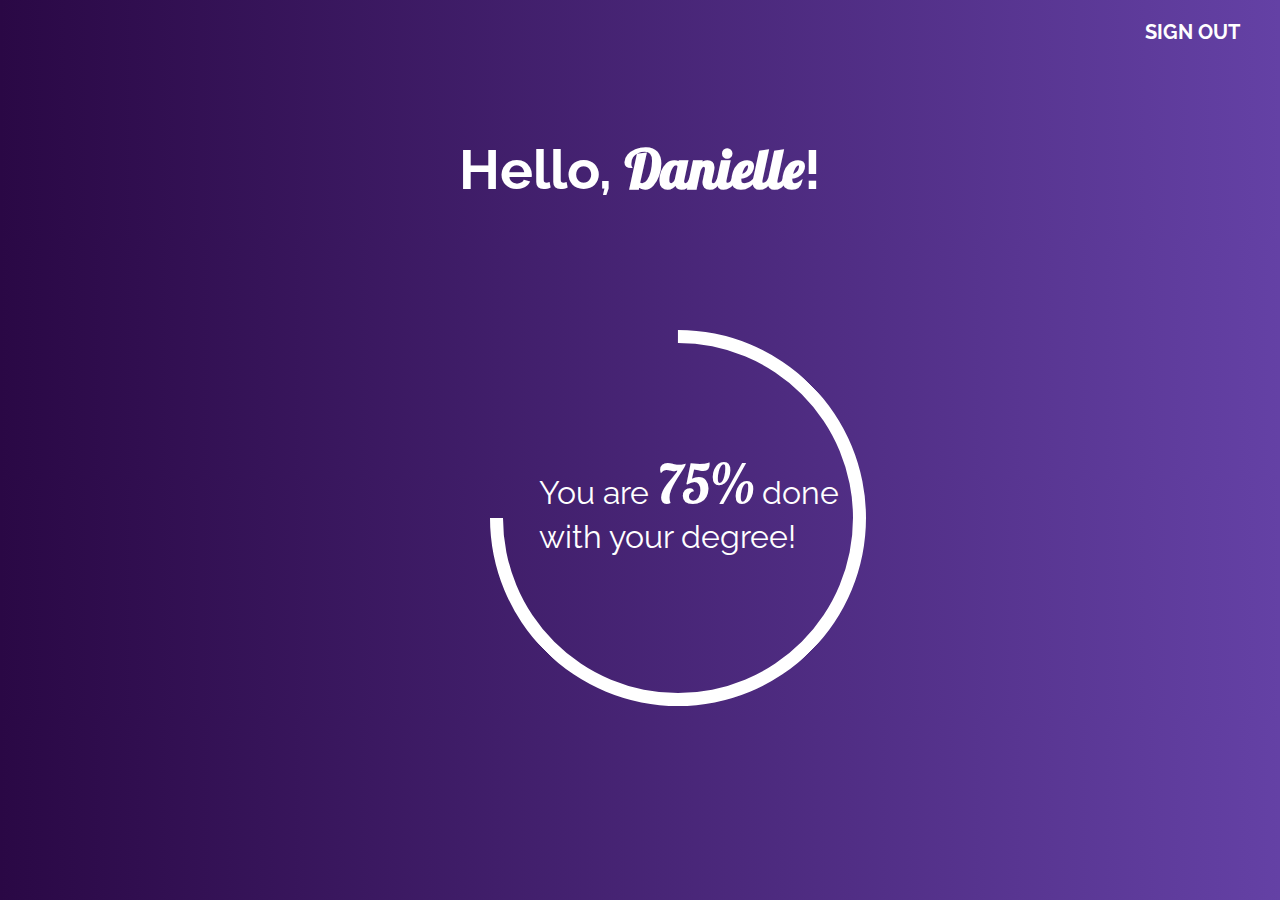
<file: index.html>
<!DOCTYPE html>
<html>
<head>
	<title>Prototype-Page2</title>
	<link rel="stylesheet" href="welcome.css">
	<link href="https://fonts.googleapis.com/css?family=Raleway" rel="stylesheet">
	<link href="https://fonts.googleapis.com/css?family=Lobster" rel="stylesheet">
</head>

<body>
	<h3 align="right">SIGN OUT</h3>
	<h1 align="center">Hello, <a href="">Danielle</a>!</h1>
	<div class="circle">
	  <span>You are <a href="">75%</a> done with your degree!</span>
	</div>
<!-- <button>Click for more info!</button>
 -->
 </body>
</html>
</file>
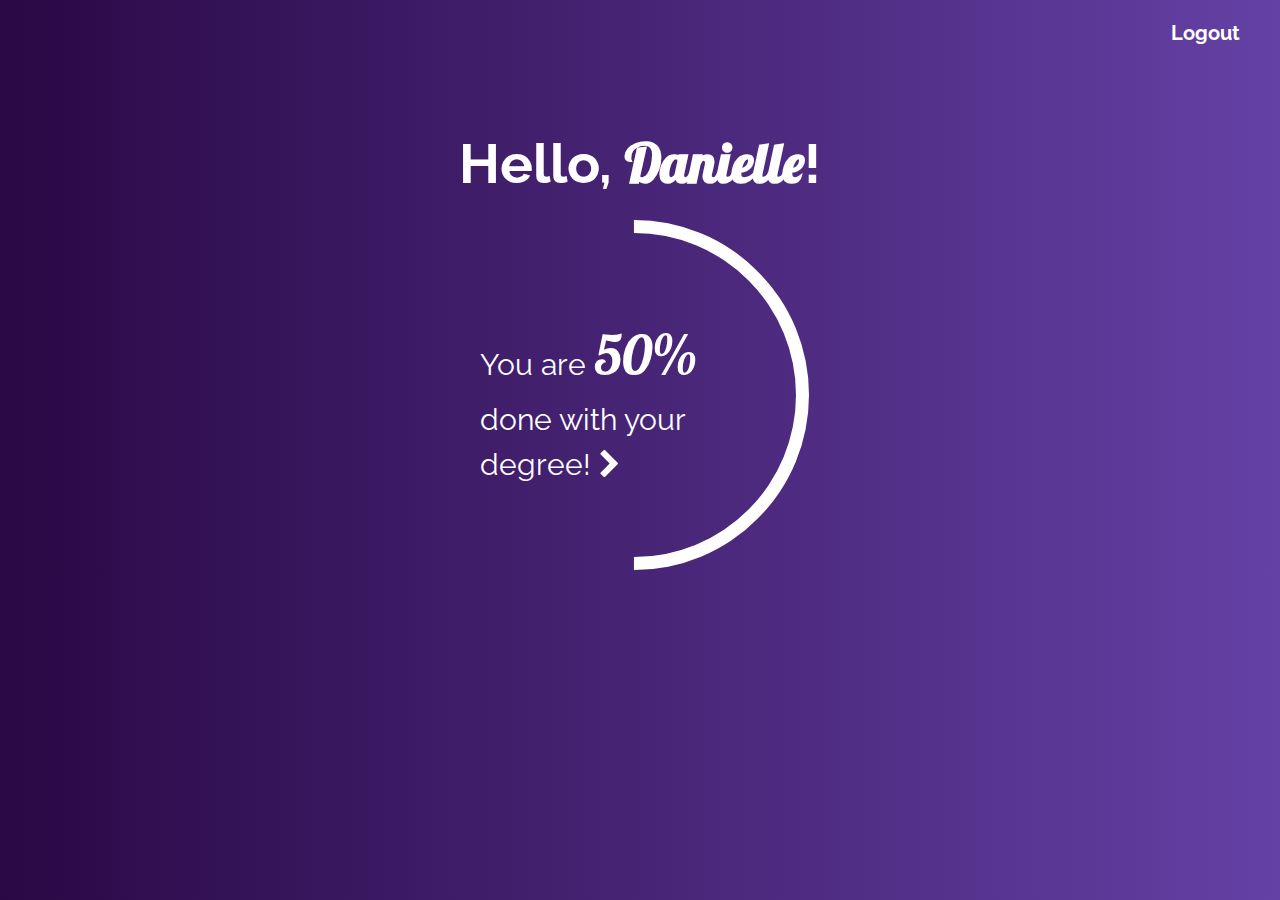
<file: docs/index.html>
<!DOCTYPE html>
<html>
<head>
    <meta charset="utf-8">
    <meta http-equiv="X-UA-Compatible" content="IE=edge">
    <meta name="viewport" content="width=device-width, initial-scale=1">
    <!-- The above 3 meta tags *must* come first in the head; any other head content must come *after* these tags -->
    <meta name="description" content="">
    <meta name="author" content="">
    <title>Prototype Page 1</title>
    <script src="https://ajax.googleapis.com/ajax/libs/jquery/1.12.4/jquery.min.js"></script>
    <script src="js/materialize.js"></script>
    <script src="js/main.js"></script>
    <link rel="stylesheet" href="css/font-awesome.min.css">
    <link href="css/materialize.css" rel="stylesheet">
    <!-- Custom styles for this template -->
    <link href="css/styles.css" rel="stylesheet">

</head>

<body>
    <h3 class="initial" align="right">Logout</h3>
    <h1 align="center" class="initial">Hello, <a class="link lobster-link" href="dashboard.html">Danielle</a>!</h1>
    <div class="circle">
      <span id="circle-text"><a class="link" href="dashboard.html">You are <span class="lobster-link">50%</span> done with your degree!
      <i class="fa fa-chevron-right" aria-hidden="true"></i></a></span>

    </div>
 </body>
</html>
</file>
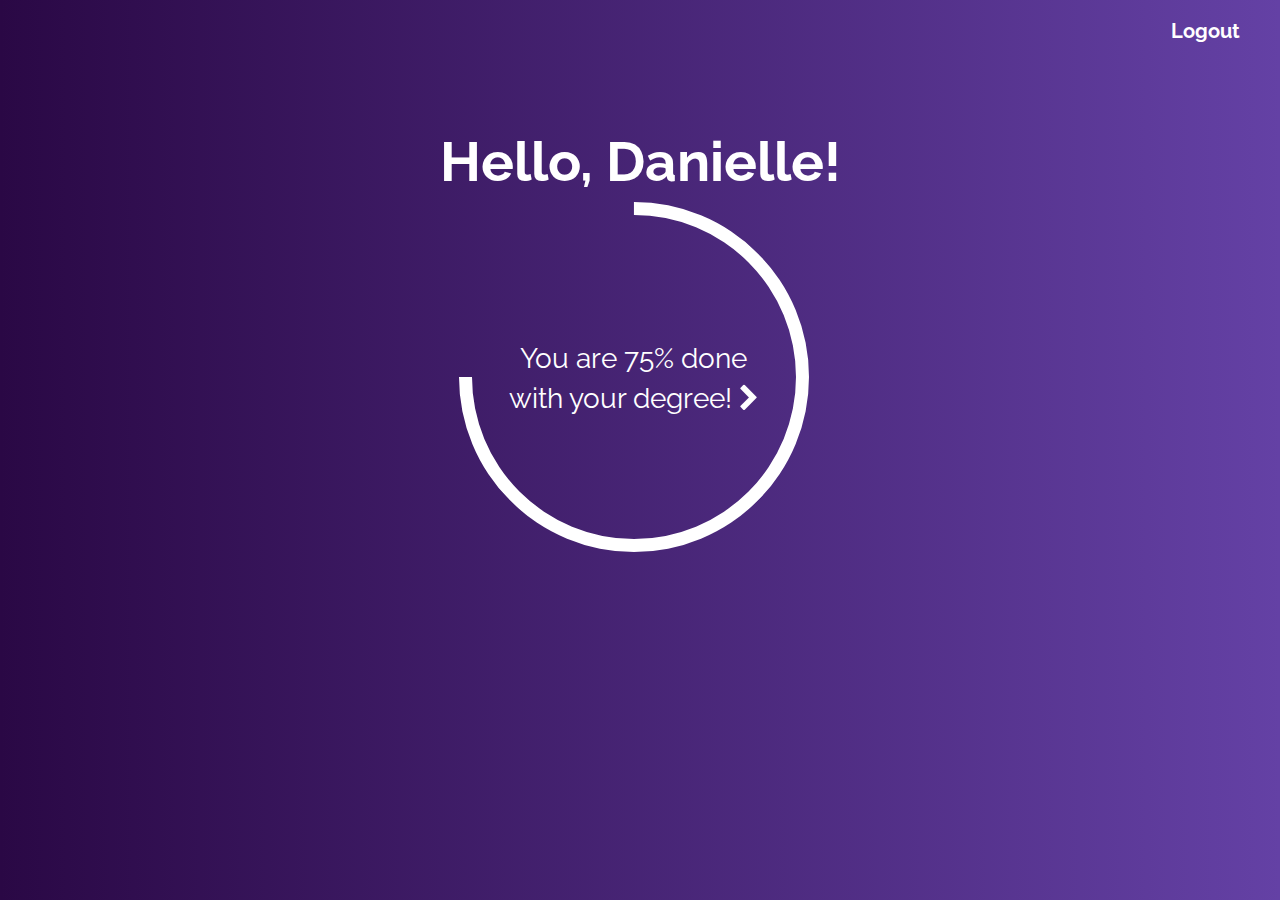
<file: old site/index.html>
<!DOCTYPE html>
<html>
<head>
    <meta charset="utf-8">
    <meta http-equiv="X-UA-Compatible" content="IE=edge">
    <meta name="viewport" content="width=device-width, initial-scale=1">
    <!-- The above 3 meta tags *must* come first in the head; any other head content must come *after* these tags -->
    <meta name="description" content="">
    <meta name="author" content="">
    <!-- <link rel="icon" href="../../favicon.ico"> -->
    <title>Prototype Page 1</title>
    <!-- Bootstrap core CSS -->
    <!-- <script src="../../../dist/Chart.bundle.js"></script> -->
    <script src="https://ajax.googleapis.com/ajax/libs/jquery/1.12.4/jquery.min.js"></script>
    <script src="js/bootstrap.js"></script>
    <script src="js/main.js"></script>
    <link rel="stylesheet" href="css/font-awesome.min.css">
    <link href="css/bootstrap.css" rel="stylesheet">
    <!-- Custom styles for this template -->
    <link href="css/styles.css" rel="stylesheet">
    <!-- Just for debugging purposes. Don't actually copy these 2 lines! -->
    <!--[if lt IE 9]><script src="../../assets/js/ie8-responsive-file-warning.js"></script><![endif]-->
    <!-- HTML5 shim and Respond.js for IE8 support of HTML5 elements and media queries -->
    <!--[if lt IE 9]>
	  <script src="https://oss.maxcdn.com/html5shiv/3.7.3/html5shiv.min.js"></script>
	  <script src="https://oss.maxcdn.com/respond/1.4.2/respond.min.js"></script>
	<![endif]-->
	<link href="https://fonts.googleapis.com/css?family=Raleway" rel="stylesheet">
	<link href="https://fonts.googleapis.com/css?family=Lobster" rel="stylesheet">

</head>

<body>
	<h3 class="initial" align="right">Logout</h3>
	<h1 align="center" class="initial">Hello, <a class="link" href="detailed_index.html">Danielle</a>!</h1>
	<div class="circle">
	  <span class="text-center"><a class="link" href="detailed_index.html">You are 75% done with your degree!
	  <i class="fa fa-chevron-right" aria-hidden="true"></i></a></span>

	</div>
 </body>
</html>
</file>
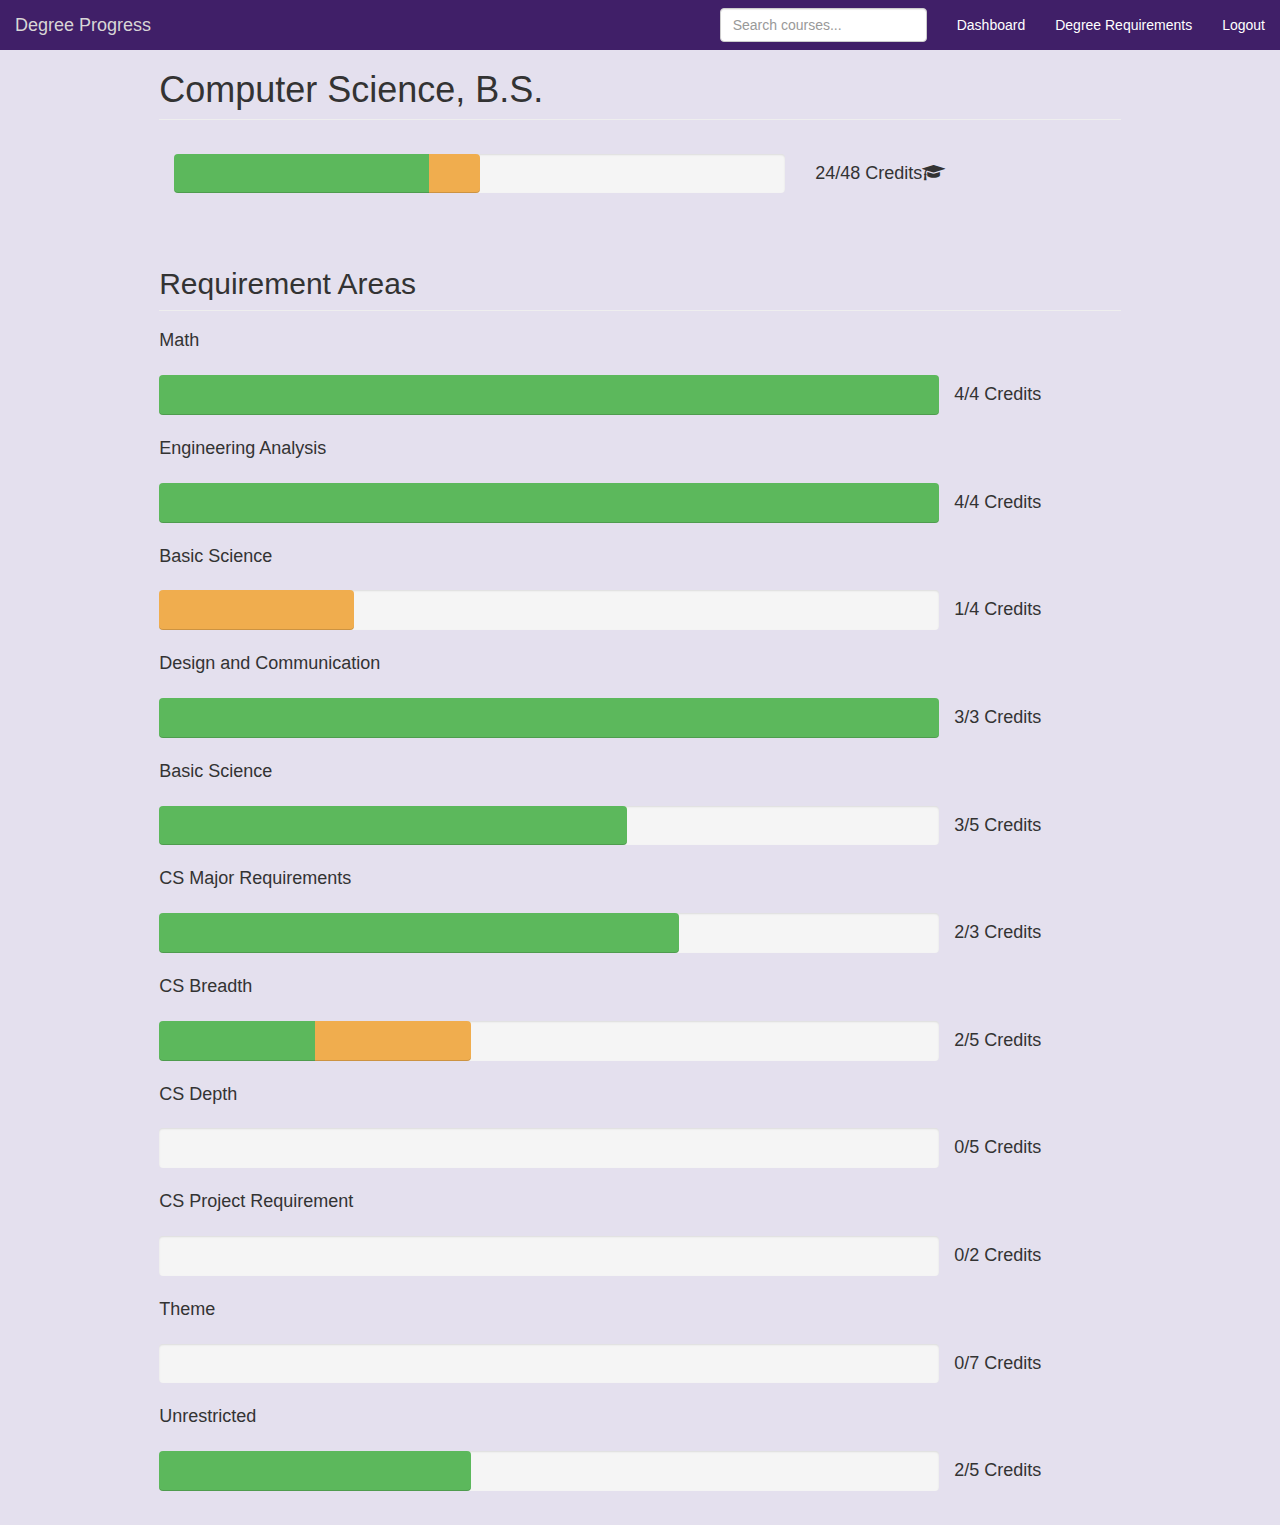
<file: detailed_index.html>
<!DOCTYPE html>
<html lang="en">

<head>
    <meta charset="utf-8">
    <meta http-equiv="X-UA-Compatible" content="IE=edge">
    <meta name="viewport" content="width=device-width, initial-scale=1">
    <!-- The above 3 meta tags *must* come first in the head; any other head content must come *after* these tags -->
    <meta name="description" content="">
    <meta name="author" content="">
    <!-- <link rel="icon" href="../../favicon.ico"> -->
    <title>Dashboard Template for Bootstrap</title>
    <!-- Bootstrap core CSS -->
    <!-- <script src="../../../dist/Chart.bundle.js"></script> -->
    <script src="https://ajax.googleapis.com/ajax/libs/jquery/1.12.4/jquery.min.js"></script>
    <script src="js/bootstrap.js"></script>
    <script src="js/main.js"></script>
    <link rel="stylesheet" href="css/font-awesome.min.css">
    <link href="css/bootstrap.css" rel="stylesheet">
    <!-- Custom styles for this template -->
    <link href="css/dashboard.css" rel="stylesheet">
    <!-- Just for debugging purposes. Don't actually copy these 2 lines! -->
    <!--[if lt IE 9]><script src="../../assets/js/ie8-responsive-file-warning.js"></script><![endif]-->
    <!-- HTML5 shim and Respond.js for IE8 support of HTML5 elements and media queries -->
    <!--[if lt IE 9]>
	  <script src="https://oss.maxcdn.com/html5shiv/3.7.3/html5shiv.min.js"></script>
	  <script src="https://oss.maxcdn.com/respond/1.4.2/respond.min.js"></script>
	<![endif]-->
</head>

<body style="background-color: #E4E0EE">
    <nav class="navbar navbar-inverse navbar-fixed-top">
        <div class="container-fluid">
            <div class="navbar-header">
                <button type="button" class="navbar-toggle collapsed" data-toggle="collapse" data-target="#navbar" aria-expanded="false" aria-controls="navbar">
                    <span class="sr-only">Toggle navigation</span>
                    <span class="icon-bar"></span>
                    <span class="icon-bar"></span>
                    <span class="icon-bar"></span>
                </button>
                <a class="navbar-brand" href="#">Degree Progress</a>
            </div>
            <div id="navbar" class="navbar-collapse collapse">
                <ul class="nav navbar-nav navbar-right">
                    <li><a href="#">Dashboard</a></li>
                    <li><a href="#">Degree Requirements</a></li>
                    <li><a href="#">Logout</a></li>
                </ul>
                <form class="navbar-form navbar-right">
                    <input type="text" class="form-control" placeholder="Search courses...">
                </form>
            </div>
        </div>
    </nav>
    <div class="container-fluid">
        <div class="row">
            <!-- <div class="col-sm-3 col-md-2 sidebar">
				<ul class="nav nav-sidebar">
					<li class="active"><a href="#">Overview <span class="sr-only">(current)</span></a></li>
					<li><a href="#">Reports</a></li>
					<li><a href="#">Analytics</a></li>
					<li><a href="#">Export</a></li>
				</ul>
			</div> -->
            <div class="col-sm-10 col-sm-offset-1 col-md-10 col-md-offset-1 main">
                <h1 class="page-header">Computer Science, B.S.</h1>
                <div class="row row-eq-height">
                    <div class="col-sm-8">
                        <div class="progress">
                            <div class="progress-bar progress-bar-success " style="width: 41.67%" data-toggle="tooltip" data-placement="bottom" title="20 Credits Completed">
                                <span class="sr-only">20 Credits Complete</span>
                            </div>
                            <div class="progress-bar progress-bar-warning" style="width: 8.33%" data-toggle="tooltip" data-placement="bottom" title="4 Credits in Progress">
                                <span class="sr-only">4 Credits in Progress</span>
                            </div>
                        </div>
                    </div>
                    <div class="col-sm-4">
                        <h4>24/48 Credits<i class="fa fa-graduation-cap"></i></h4>
                    </div>
                </div>
            </div>
        </div>
    </div>
    <div class="container-fluid">
        <div class="row">
            <div class="col-sm-10 col-sm-offset-1 col-md-10 col-md-offset-1 main">
                <h2 class="sub-header">Requirement Areas</h2>
                <div class="row row-eq-height no-padding">
                    <div class="col-sm-10 no-padding">
                        <h4>Math</h4>
                        <div class="container no-padding">
                            <div class="row row-eq-height">
                                <div class="col-sm-8 no-padding vcenter">
                                    <div class="progress">
                                        <div class="progress-bar progress-bar-success " style="width: 100%" data-toggle="tooltip" data-placement="bottom" title="Math 220, Math 224, Math 230, EECS 212">
                                            <span class="sr-only">4 Credits Complete</span>
                                        </div>
                                        
                                    </div>
                                </div>
                                <div class="col-sm-4 vcenter">
                                    <h4>4/4 Credits</h4></div>
                            </div>
                        </div>
                    </div>
                </div>

                <div class="row row-eq-height no-padding">
                    <div class="col-sm-10 no-padding">
                        <h4>Engineering Analysis</h4>
                        <div class="container no-padding">
                            <div class="row row-eq-height">
                                <div class="col-sm-8 no-padding vcenter">
                                    <div class="progress">
                                        <div class="progress-bar progress-bar-success " style="width: 100%" data-toggle="tooltip" data-placement="bottom" title="EA 1, EA 2, EA 3, EECS 111">
                                            <span class="sr-only">4 Credits Complete</span>
                                        </div>
                                        
                                    </div>
                                </div>
                                <div class="col-sm-4 vcenter">
                                    <h4>4/4 Credits</h4></div>
                            </div>
                        </div>
                    </div>
                </div>
                <div class="row row-eq-height no-padding">
                    <div class="col-sm-10 no-padding">
                        <h4>Basic Science</h4>
                        <div class="container no-padding">
                            <div class="row row-eq-height">
                                <div class="col-sm-8 no-padding vcenter">
                                    <div class="progress">
                                        <div class="progress-bar progress-bar-warning " style="width: 25%" data-toggle="tooltip" data-placement="bottom" title="Physics 135-2">
                                            <span class="sr-only">1 Credits Complete</span>
                                        </div>
                                    </div>
                                </div>
                                <div class="col-sm-4 vcenter">
                                    <h4>1/4 Credits</h4></div>
                            </div>
                        </div>
                    </div>
                </div>
                <div class="row row-eq-height no-padding">
                    <div class="col-sm-10 no-padding">
                        <h4>Design and Communication</h4>
                        <div class="container no-padding">
                            <div class="row row-eq-height">
                                <div class="col-sm-8 no-padding vcenter">
                                    <div class="progress">
                                        <div class="progress-bar progress-bar-success " style="width: 100%" data-toggle="tooltip" data-placement="bottom" title="DTC 1, DTC 2, GEN_CMN 102">
                                            <span class="sr-only">3 Credits Complete</span>
                                        </div>
                                        
                                    </div>
                                </div>
                                <div class="col-sm-4 vcenter">
                                    <h4>3/3 Credits</h4></div>
                            </div>
                        </div>
                    </div>
                </div>
				<div class="row row-eq-height no-padding">
                    <div class="col-sm-10 no-padding">
                        <h4>Basic Science</h4>
                        <div class="container no-padding">
                            <div class="row row-eq-height">
                                <div class="col-sm-8 no-padding vcenter">
                                    <div class="progress">
                                        <div class="progress-bar progress-bar-success " style="width: 60%" data-toggle="tooltip" data-placement="bottom" title="EECS 211, IEMS 326, EECS 203">
                                            <span class="sr-only">3 Credits Complete</span>
                                        </div>
                                    </div>
                                </div>
                                <div class="col-sm-4 vcenter">
                                    <h4>3/5 Credits</h4></div>
                            </div>
                        </div>
                    </div>
                </div>
                <div class="row row-eq-height no-padding">
                    <div class="col-sm-10 no-padding">
                        <h4>CS Major Requirements</h4>
                        <div class="container no-padding">
                            <div class="row row-eq-height">
                                <div class="col-sm-8 no-padding vcenter">
                                    <div class="progress">
                                        <div class="progress-bar progress-bar-success " style="width: 66.66%" data-toggle="tooltip" data-placement="bottom" title="EECS 213, EECS 214">
                                            <span class="sr-only">2 Credits Complete</span>
                                        </div>
                                    </div>
                                </div>
                                <div class="col-sm-4 vcenter">
                                    <h4>2/3 Credits</h4></div>
                            </div>
                        </div>
                    </div>
                </div>

                <div class="row row-eq-height no-padding">
                    <div class="col-sm-10 no-padding">
                        <h4>CS Breadth</h4>
                        <div class="container no-padding">
                            <div class="row row-eq-height">
                                <div class="col-sm-8 no-padding vcenter">
                                    <div class="progress">
                                        <div class="progress-bar progress-bar-success " style="width: 20%" data-toggle="tooltip" data-placement="bottom" title="EECS 348">
                                            <span class="sr-only">1 Credit Complete</span>
                                        </div>
                                        <div class="progress-bar progress-bar-warning" style="width: 20%" data-toggle="tooltip" data-placement="bottom" title="EECS 330">
                                            <span class="sr-only">1 Credit in Progress</span>
                                        </div>
                                    </div>
                                </div>
                                <div class="col-sm-4 vcenter">
                                    <h4>2/5 Credits</h4></div>
                            </div>
                        </div>
                    </div>
                </div>
                <div class="row row-eq-height no-padding">
                    <div class="col-sm-10 no-padding">
                        <h4>CS Depth</h4>
                        <div class="container no-padding">
                            <div class="row row-eq-height">
                                <div class="col-sm-8 no-padding vcenter">
                                    <div class="progress">
                                        <div class="progress-bar progress-bar-success " style="width: 0%" data-toggle="tooltip" data-placement="bottom" title="">
                                            <span class="sr-only">0 Credits Complete</span>
                                        </div>
                                    </div>
                                </div>
                                <div class="col-sm-4 vcenter">
                                    <h4>0/5 Credits</h4></div>
                            </div>
                        </div>
                    </div>
                </div>

                <div class="row row-eq-height no-padding">
                    <div class="col-sm-10 no-padding">
                        <h4>CS Project Requirement</h4>
                        <div class="container no-padding">
                            <div class="row row-eq-height">
                                <div class="col-sm-8 no-padding vcenter">
                                    <div class="progress">
                                        <div class="progress-bar progress-bar-success " style="width: 0%" data-toggle="tooltip" data-placement="bottom" title="">
                                            <span class="sr-only">0 Credits Complete</span>
                                        </div>
                                    </div>
                                </div>
                                <div class="col-sm-4 vcenter">
                                    <h4>0/2 Credits</h4></div>
                            </div>
                        </div>
                    </div>
                </div>
                <div class="row row-eq-height no-padding">
                    <div class="col-sm-10 no-padding">
                        <h4>Theme</h4>
                        <div class="container no-padding">
                            <div class="row row-eq-height">
                                <div class="col-sm-8 no-padding vcenter">
                                    <div class="progress">
                                        <div class="progress-bar progress-bar-success " style="width: 0%" data-toggle="tooltip" data-placement="bottom" title="">
                                            <span class="sr-only">0 Credits Complete</span>
                                        </div>
                                    </div>
                                </div>
                                <div class="col-sm-4 vcenter">
                                    <h4>0/7 Credits</h4></div>
                            </div>
                        </div>
                    </div>
                </div>
                <div class="row row-eq-height no-padding">
                    <div class="col-sm-10 no-padding">
                        <h4>Unrestricted</h4>
                        <div class="container no-padding">
                            <div class="row row-eq-height">
                                <div class="col-sm-8 no-padding vcenter">
                                    <div class="progress">
                                        <div class="progress-bar progress-bar-success " style="width: 40%" data-toggle="tooltip" data-placement="bottom" title="ART 125, EECS 1XX">
                                            <span class="sr-only">2 Credits Complete</span>
                                        </div>
                                    </div>
                                </div>
                                <div class="col-sm-4 vcenter">
                                    <h4>2/5 Credits</h4></div>
                            </div>
                        </div>
                    </div>
                </div>

            </div>
        </div>
    </div>
    <!-- Bootstrap core JavaScript
	================================================== -->
    <!-- Placed at the end of the document so the pages load faster -->
    <script src="https://ajax.googleapis.com/ajax/libs/jquery/1.12.4/jquery.min.js"></script>
    <script>
    window.jQuery || document.write('<script src="../../assets/js/vendor/jquery.min.js"><\/script>')
    </script>
    <script src="js/bootstrap.min.js"></script>
</body>

</html>
</file>
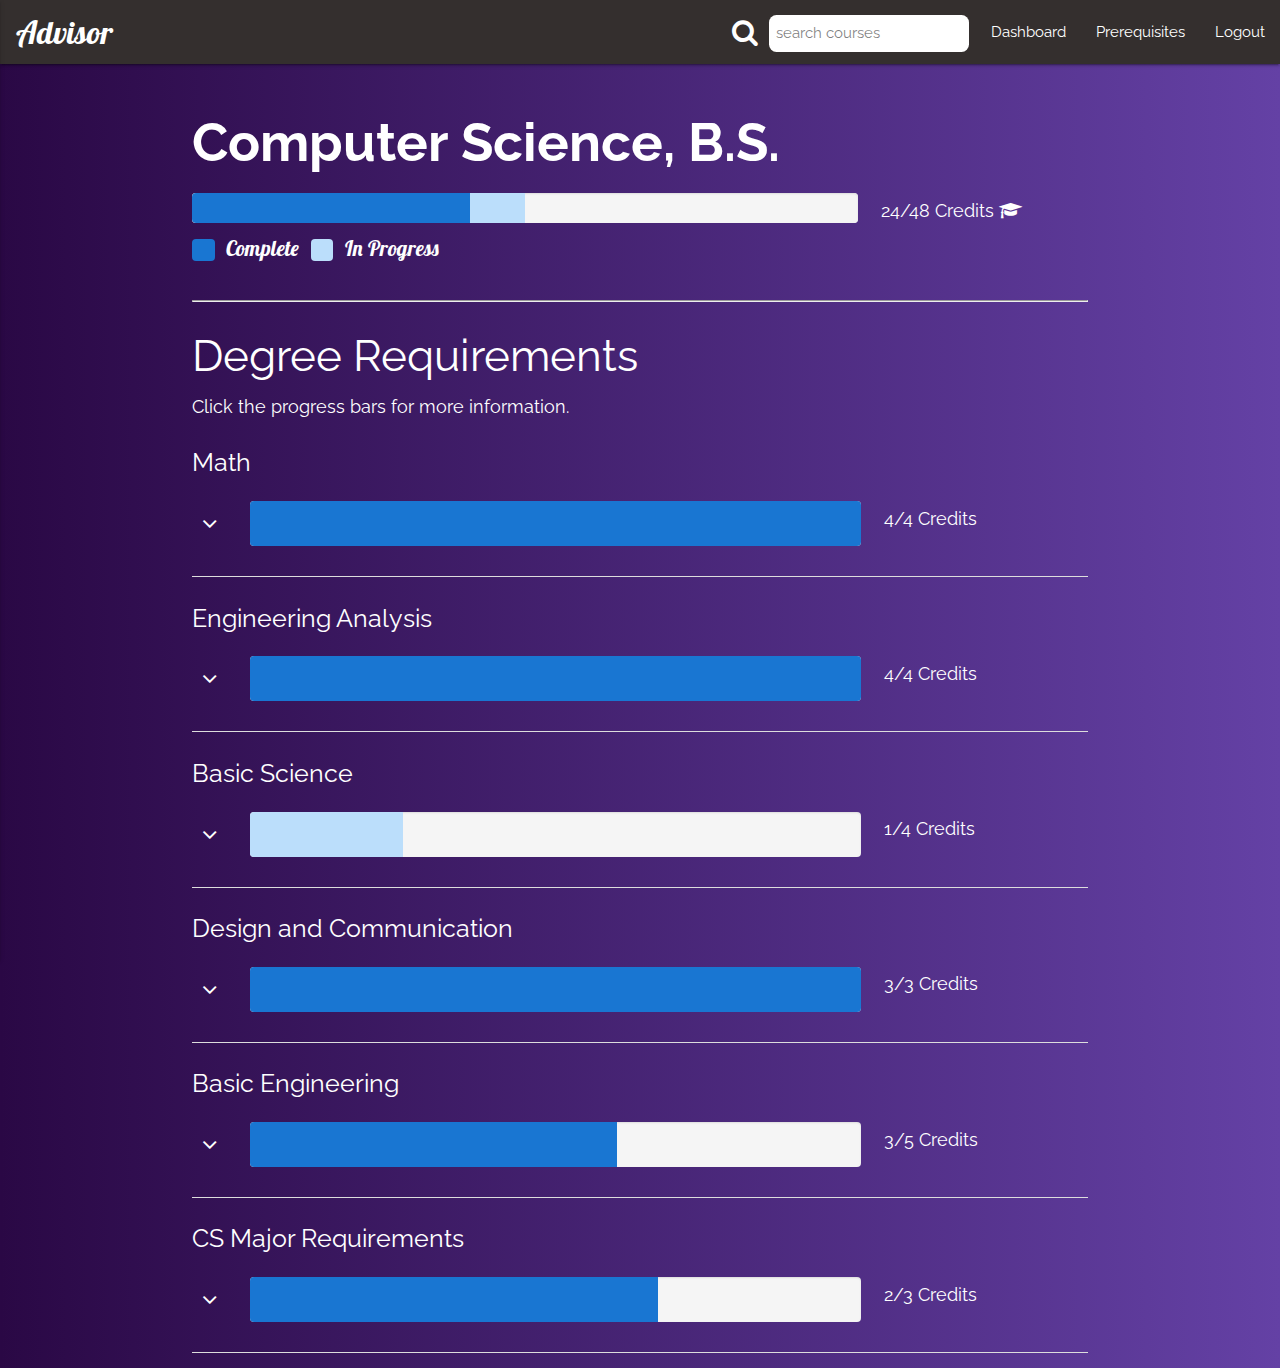
<file: docs/dashboard.html>
<!DOCTYPE html>
<html>

<head>
    <meta charset="utf-8">
    <meta http-equiv="X-UA-Compatible" content="IE=edge">
    <meta name="viewport" content="width=device-width, initial-scale=1">
    <!-- The above 3 meta tags *must* come first in the head; any other head content must come *after* these tags -->
    <meta name="description" content="">
    <meta name="author" content="">
    <title>Dashboard</title>
    <script src="https://ajax.googleapis.com/ajax/libs/jquery/1.12.4/jquery.min.js"></script>
    <script src="js/materialize.js"></script>
    <script src="js/main.js"></script>
    <link rel="stylesheet" href="css/font-awesome.min.css">
    <link href="css/materialize.css" rel="stylesheet">
    <!-- Custom styles for this template -->
    <link href="css/styles.css" rel="stylesheet">
    <link href="https://fonts.googleapis.com/css?family=Raleway" rel="stylesheet">
</head>

<body>
    <nav>
        <div class="nav-wrapper">
            <a href="index.html" class="brand-logo left">Advisor</a>
            <a href="#" data-activates="mobile-demo" class="right button-collapse"><i class="fa fa-bars"></i></a>
            <ul class="right hide-on-small-and-down">
                <li id="navsearch">
                    <form class="nav-search">
                        <label class="search-label" for="search"><i class="fa fa-search"></i></label>
                        <input id="search" type="search" placeholder="search courses">
                    </form>
                </li>
                <li><a href="dashboard.html">Dashboard</a></li>
                <li><a href="prereqs.html">Prerequisites</a></li>
                <li><a href="#">Logout</a></li>
            </ul>
            <ul class="side-nav" id="mobile-demo">
                <li><a href="dashboard.html">Dashboard</a></li>
                <li><a href="prereqs.html">Prerequisites</a></li>
                <li><a href="mobile.html">Logout</a></li>
            </ul>
        </div>
    </nav>
    <br>
    <div class="container">
        <div class="row">
            <div class="col s12">
                <h2><b>Computer Science, B.S.</b></h2>
            </div>
            <div class="col s9">
                <div class="progress">
                    <div class="progress">
                        <div class="progress-bar blue darken-2" style="width: 41.67%" title="20 Credits Completed">
                        </div>
                        <div class="progress-bar blue lighten-4" style="width: 8.33%" title="4 Credits in Progress">
                        </div>
                    </div>
                </div>
            </div>
            <div class="col s3">
                <h6>24/48 Credits  <i class="fa fa-graduation-cap"></i></h6>
            </div>
            <div class="col s12">
                <div class="color-key">
                    <div class="key blue darken-2"></div>
                    <div class="key-label">Complete</div>
                    <div class="key blue lighten-4"></div>
                    <div class="key-label">In Progress</div>
                </div>
            </div>
        </div>
        <hr>
        <h3>Degree Requirements</h3>
        <h6>Click the progress bars for more information.<br><br></h6>
        <div class="row no-margin-bottom">
            <div class="col s12">
                <h5>Math</h5>
                <ul class="collapsible" data-collapsible="expandable">
                    <li>
                        <div class="collapsible-header">
                            <div class="row row-eq-height">
                                <i class="fa fa-angle-down"></i>
                                <div class="col s9 vcenter">
                                    <div class="progress">
                                        <div class="progress-bar full blue darken-2" style="width: 100%" ">
												<span class="sr-only ">4 Credits Complete</span>
											</div>
										</div>
									</div>
									<div class="col s3 vcenter ">
										<h6>4/4 Credits</h6>
									</div>
								</div>
							</div>
							<div class="collapsible-body ">
								<ul class="collection ">
									<li class="collection-item black-text">Math 220</li>
									<li class="collection-item black-text">Math 224</li>
									<li class="collection-item black-text">Math 230</li>
									<li class="collection-item black-text">EECS 212</li>
								</ul>
							</div></li>
						</ul>
					</div>
				</div>
				<div class="row no-margin-bottom ">
					<div class="col s12 ">
						<h5>Engineering Analysis</h5>
						<ul class="collapsible " data-collapsible="expandable ">
							<li><div class="collapsible-header ">
								<div class="row row-eq-height ">
									<i class="fa fa-angle-down "></i>
									<div class="col s9 vcenter ">
										<div class="progress ">
											<div class="progress-bar full blue darken-2 " style="width: 100% ">
												<span class="sr-only ">4 Credits Complete</span>
											</div>
										</div>
									</div>
									<div class="col s3 vcenter ">
										<h6>4/4 Credits</h6>
									</div>
								</div>
							</div>
							<div class="collapsible-body ">
								<ul class="collection ">
									<li class="collection-item black-text">EA1</li>
									<li class="collection-item black-text">EA2</li>
									<li class="collection-item black-text">EA3</li>
									<li class="collection-item black-text">EECS111</li>
								</ul>
							</div></li>
						</ul>
					</div>
				</div>
				<div class="row no-margin-bottom ">
					<div class="col s12 ">
						<h5>Basic Science</h5>
						<ul class="collapsible " data-collapsible="expandable ">
							<li><div class="collapsible-header ">
								<div class="row row-eq-height ">
									<i class="fa fa-angle-down "></i>
									<div class="col s9 vcenter ">
										<div class="progress ">
											<div class="progress-bar blue lighten-4 " style="width: 25% " title="Physics 135-2 ">
												<span class="sr-only ">1 Credits Complete</span>
											</div>
										</div>
									</div>
									<div class="col s3 vcenter ">
										<h6>1/4 Credits</h6>
									</div>
								</div>
							</div>
							<div class="collapsible-body ">
								<ul class="collection ">
									<li class="collection-item black-text">Physics 135-2</li>
									<li class="collection-item "><b><a class="blue-text " href='basic-science.html'>See More</a></b>
								</li>
							</ul>
						</div></li>
					</ul>
				</div>
			</div>
			<div class="row no-margin-bottom ">
				<div class="col s12 ">
					<h5>Design and Communication</h5>
					<ul class="collapsible " data-collapsible="expandable ">
						<li><div class="collapsible-header ">
							<div class="row row-eq-height ">
								<i class="fa fa-angle-down "></i>
								<div class="col s9 vcenter ">
									<div class="progress ">
										<div class="progress-bar full blue darken-2 " style="width: 100% ">
											<span class="sr-only ">3 Credits Complete</span>
										</div>
									</div>
								</div>
								<div class="col s3 vcenter ">
									<h6>3/3 Credits</h6>
								</div>
							</div>
						</div>
						<div class="collapsible-body ">
							<ul class="collection ">
								<li class="collection-item black-text">DTC 1</li>
								<li class="collection-item black-text">DTC 2</li>
								<li class="collection-item black-text">Public Speaking</li>
							</li>
						</ul>
					</div></li>
				</ul>
			</div>
		</div>
		<div class="row no-margin-bottom ">
			<div class="col s12 ">
				<h5>Basic Engineering</h5>
				<ul class="collapsible " data-collapsible="expandable ">
					<li><div class="collapsible-header ">
						<div class="row row-eq-height ">
							<i class="fa fa-angle-down "></i>
							<div class="col s9 vcenter ">
								<div class="progress ">
									<div class="progress-bar blue darken-2 " style="width: 60% ">
										<span class="sr-only ">3 Credits Complete</span>
									</div>
								</div>
							</div>
							<div class="col s3 vcenter ">
							<h6>3/5 Credits</h6></div>
						</div>
					</div>
					<div class="collapsible-body ">
						<ul class="collection ">
							<li class="collection-item black-text">EECS 211</li>
							<li class="collection-item black-text">IEMS 326</li>
							<li class="collection-item black-text">EECS 203</li>
							<li class="collection-item"><b><a class="blue-text " href='basic-science.html'>See More</a>
													    </b></li>
					</ul>
				</div></li>
			</ul>
		</div>
	</div>
	<div class="row no-margin-bottom ">
		<div class="col s12 ">
			<h5>CS Major Requirements</h5>
			<ul class="collapsible " data-collapsible="expandable ">
				<li>
				<div class="collapsible-header ">
					<div class="row row-eq-height ">
						<i class="fa fa-angle-down "></i>
						<div class="col s9 vcenter ">
							<div class="progress ">
								<div class="progress-bar blue darken-2 " style="width: 66.66% ">
									<span class="sr-only ">2 Credits Complete</span>
								</div>
							</div>
						</div>
						<div class="col s3 vcenter ">
							<h6>2/3 Credits</h6>
						</div>
					</div>
				</div>
				<div class="collapsible-body ">
					<ul class="collection ">
						<li class="collection-item black-text">EECS 213</li>
						<li class="collection-item black-text">EECS 214</li>
						<li class="collection-item black-text"><b><a class="blue-text " href='basic-science.html'>See More</a>
													       </b></li>
				</ul>
			</div>
			</li>
		</ul>
	</div>
</div>
</body>
</html>
</file>
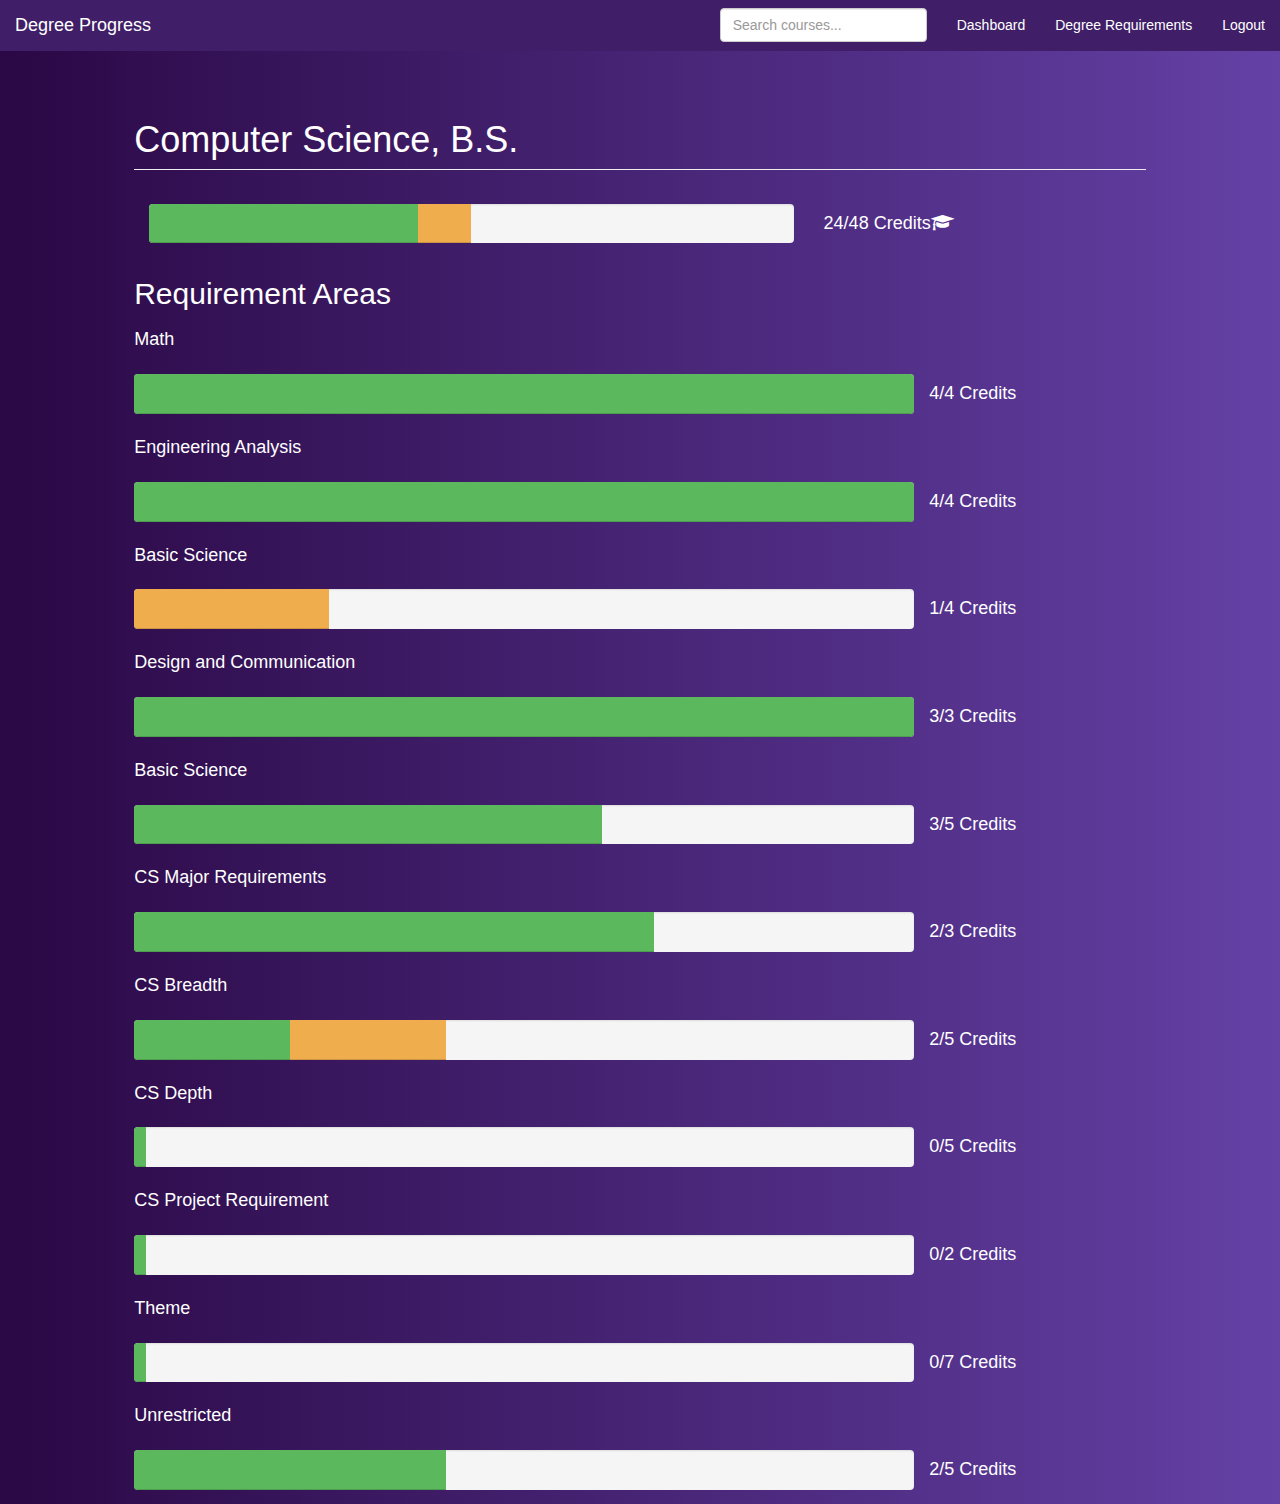
<file: docs/detailed_index.html>
<!DOCTYPE html>
<html lang="en">

<head>
    <meta charset="utf-8">
    <meta http-equiv="X-UA-Compatible" content="IE=edge">
    <meta name="viewport" content="width=device-width, initial-scale=1">
    <!-- The above 3 meta tags *must* come first in the head; any other head content must come *after* these tags -->
    <meta name="description" content="">
    <meta name="author" content="">
    <!-- <link rel="icon" href="../../favicon.ico"> -->
    <title>Prototype Page 2</title>
    <!-- Bootstrap core CSS -->
    <!-- <script src="../../../dist/Chart.bundle.js"></script> -->
    <script src="https://ajax.googleapis.com/ajax/libs/jquery/1.12.4/jquery.min.js"></script>
    <script src="js/bootstrap.js"></script>
    <script src="js/main.js"></script>
    <link rel="stylesheet" href="css/font-awesome.min.css">
    <link href="css/bootstrap.css" rel="stylesheet">
    <!-- Custom styles for this template -->
    <link href="css/styles.css" rel="stylesheet">
    <!-- Just for debugging purposes. Don't actually copy these 2 lines! -->
    <!--[if lt IE 9]><script src="../../assets/js/ie8-responsive-file-warning.js"></script><![endif]-->
    <!-- HTML5 shim and Respond.js for IE8 support of HTML5 elements and media queries -->
    <!--[if lt IE 9]>
	  <script src="https://oss.maxcdn.com/html5shiv/3.7.3/html5shiv.min.js"></script>
	  <script src="https://oss.maxcdn.com/respond/1.4.2/respond.min.js"></script>
	<![endif]-->
</head>

<body class="withnav" style="padding-top:80px">
    <nav class="navbar navbar-inverse navbar-fixed-top">
        <div class="container-fluid">
            <div class="navbar-header">
                <button type="button" class="navbar-toggle collapsed" data-toggle="collapse" data-target="#navbar" aria-expanded="false" aria-controls="navbar">
                    <span class="sr-only">Toggle navigation</span>
                    <span class="icon-bar"></span>
                    <span class="icon-bar"></span>
                    <span class="icon-bar"></span>
                </button>
                <a class="navbar-brand" href="#">Degree Progress</a>
            </div>
            <div id="navbar" class="navbar-collapse collapse">
                <ul class="nav navbar-nav navbar-right">
                    <li><a href="#">Dashboard</a></li>
                    <li><a href="#">Degree Requirements</a></li>
                    <li><a href="#">Logout</a></li>
                </ul>
                <form class="navbar-form navbar-right">
                    <input type="text" class="form-control" placeholder="Search courses...">
                </form>
            </div>
        </div>
    </nav>
    <div class="container-fluid">
        <div class="row">
            <!-- <div class="col-sm-3 col-md-2 sidebar">
				<ul class="nav nav-sidebar">
					<li class="active"><a href="#">Overview <span class="sr-only">(current)</span></a></li>
					<li><a href="#">Reports</a></li>
					<li><a href="#">Analytics</a></li>
					<li><a href="#">Export</a></li>
				</ul>
			</div> -->
            <div class="col-sm-10 col-sm-offset-1 col-md-10 col-md-offset-1 main">
                <h1 class="page-header">Computer Science, B.S.</h1>
                <div class="row row-eq-height">
                    <div class="col-sm-8">
                        <div class="progress">
                            <div class="progress-bar progress-bar-success " style="width: 41.67%" data-toggle="tooltip" data-placement="bottom" title="20 Credits Completed">
                                <span class="sr-only">20 Credits Complete</span>
                            </div>
                            <div class="progress-bar progress-bar-warning" style="width: 8.33%" data-toggle="tooltip" data-placement="bottom" title="4 Credits in Progress">
                                <span class="sr-only">4 Credits in Progress</span>
                            </div>
                        </div>
                    </div>
                    <div class="col-sm-4">
                        <h4>24/48 Credits<i class="fa fa-graduation-cap"></i></h4>
                    </div>
                </div>
            </div>
        </div>
    </div>
    <div class="container-fluid">
        <div class="row">
            <div class="col-sm-10 col-sm-offset-1 col-md-10 col-md-offset-1 main">
                <h2 class="sub-header">Requirement Areas</h2>
                <div class="row row-eq-height no-padding">
                    <div class="col-sm-10 no-padding">
                        <h4>Math</h4>
                        <div class="container no-padding">
                            <div class="row row-eq-height">
                                <div class="col-sm-8 no-padding vcenter">
                                    <div class="progress">
                                        <div class="progress-bar progress-bar-success last" style="width: 100%" data-toggle="tooltip" data-placement="bottom" title="Math 220, Math 224, Math 230, EECS 212">
                                            <span class="sr-only">4 Credits Complete</span>
                                        </div>
                                        
                                    </div>
                                </div>
                                <div class="col-sm-4 vcenter">
                                    <h4>4/4 Credits</h4></div>
                            </div>
                        </div>
                    </div>
                </div>

                <div class="row row-eq-height no-padding">
                    <div class="col-sm-10 no-padding">
                        <h4>Engineering Analysis</h4>
                        <div class="container no-padding">
                            <div class="row row-eq-height">
                                <div class="col-sm-8 no-padding vcenter">
                                    <div class="progress">
                                        <div class="progress-bar progress-bar-success last" style="width: 100%" data-toggle="tooltip" data-placement="bottom" title="EA 1, EA 2, EA 3, EECS 111">
                                            <span class="sr-only">4 Credits Complete</span>
                                        </div>
                                        
                                    </div>
                                </div>
                                <div class="col-sm-4 vcenter">
                                    <h4>4/4 Credits</h4></div>
                            </div>
                        </div>
                    </div>
                </div>
                <div class="row row-eq-height no-padding">
                    <div class="col-sm-10 no-padding">
                        <h4>Basic Science</h4>
                        <div class="container no-padding">
                            <div class="row row-eq-height">
                                <div class="col-sm-8 no-padding vcenter">
                                    <div class="progress">
                                        <div class="progress-bar progress-bar-warning " style="width: 25%" data-toggle="tooltip" data-placement="bottom" title="Physics 135-2">
                                            <span class="sr-only">1 Credits Complete</span>
                                        </div>
                                    </div>
                                </div>
                                <div class="col-sm-4 vcenter">
                                    <h4>1/4 Credits</h4></div>
                            </div>
                        </div>
                    </div>
                </div>
                <div class="row row-eq-height no-padding">
                    <div class="col-sm-10 no-padding">
                        <h4>Design and Communication</h4>
                        <div class="container no-padding">
                            <div class="row row-eq-height">
                                <div class="col-sm-8 no-padding vcenter">
                                    <div class="progress">
                                        <div class="progress-bar progress-bar-success last" style="width: 100%" data-toggle="tooltip" data-placement="bottom" title="DTC 1, DTC 2, GEN_CMN 102">
                                            <span class="sr-only">3 Credits Complete</span>
                                        </div>
                                        
                                    </div>
                                </div>
                                <div class="col-sm-4 vcenter">
                                    <h4>3/3 Credits</h4></div>
                            </div>
                        </div>
                    </div>
                </div>
				<div class="row row-eq-height no-padding">
                    <div class="col-sm-10 no-padding">
                        <h4>Basic Science</h4>
                        <div class="container no-padding">
                            <div class="row row-eq-height">
                                <div class="col-sm-8 no-padding vcenter">
                                    <div class="progress">
                                        <div class="progress-bar progress-bar-success" style="width: 60%" data-toggle="tooltip" data-placement="bottom" title="EECS 211, IEMS 326, EECS 203">
                                            <span class="sr-only">3 Credits Complete</span>
                                        </div>
                                    </div>
                                </div>
                                <div class="col-sm-4 vcenter">
                                    <h4>3/5 Credits</h4></div>
                            </div>
                        </div>
                    </div>
                </div>
                <div class="row row-eq-height no-padding">
                    <div class="col-sm-10 no-padding">
                        <h4>CS Major Requirements</h4>
                        <div class="container no-padding">
                            <div class="row row-eq-height">
                                <div class="col-sm-8 no-padding vcenter">
                                    <div class="progress">
                                        <div class="progress-bar progress-bar-success" style="width: 66.66%" data-toggle="tooltip" data-placement="bottom" title="EECS 213, EECS 214">
                                            <span class="sr-only">2 Credits Complete</span>
                                        </div>
                                    </div>
                                </div>
                                <div class="col-sm-4 vcenter">
                                    <h4>2/3 Credits</h4></div>
                            </div>
                        </div>
                    </div>
                </div>

                <div class="row row-eq-height no-padding">
                    <div class="col-sm-10 no-padding">
                        <h4>CS Breadth</h4>
                        <div class="container no-padding">
                            <div class="row row-eq-height">
                                <div class="col-sm-8 no-padding vcenter">
                                    <div class="progress">
                                        <div class="progress-bar progress-bar-success" style="width: 20%" data-toggle="tooltip" data-placement="bottom" title="EECS 348">
                                            <span class="sr-only">1 Credit Complete</span>
                                        </div>
                                        <div class="progress-bar progress-bar-warning" style="width: 20%" data-toggle="tooltip" data-placement="bottom" title="EECS 330">
                                            <span class="sr-only">1 Credit in Progress</span>
                                        </div>
                                    </div>
                                </div>
                                <div class="col-sm-4 vcenter">
                                    <h4>2/5 Credits</h4></div>
                            </div>
                        </div>
                    </div>
                </div>
                <div class="row row-eq-height no-padding">
                    <div class="col-sm-10 no-padding">
                        <h4>CS Depth</h4>
                        <div class="container no-padding">
                            <div class="row row-eq-height">
                                <div class="col-sm-8 no-padding vcenter">
                                    <div class="progress">
                                        <div class="progress-bar progress-bar-success" style="width: 0%" data-toggle="tooltip" data-placement="bottom" title="">
                                            <span class="sr-only">0 Credits Complete</span>
                                        </div>
                                    </div>
                                </div>
                                <div class="col-sm-4 vcenter">
                                    <h4>0/5 Credits</h4></div>
                            </div>
                        </div>
                    </div>
                </div>

                <div class="row row-eq-height no-padding">
                    <div class="col-sm-10 no-padding">
                        <h4>CS Project Requirement</h4>
                        <div class="container no-padding">
                            <div class="row row-eq-height">
                                <div class="col-sm-8 no-padding vcenter">
                                    <div class="progress">
                                        <div class="progress-bar progress-bar-success" style="width: 0%" data-toggle="tooltip" data-placement="bottom" title="">
                                            <span class="sr-only">0 Credits Complete</span>
                                        </div>
                                    </div>
                                </div>
                                <div class="col-sm-4 vcenter">
                                    <h4>0/2 Credits</h4></div>
                            </div>
                        </div>
                    </div>
                </div>
                <div class="row row-eq-height no-padding">
                    <div class="col-sm-10 no-padding">
                        <h4>Theme</h4>
                        <div class="container no-padding">
                            <div class="row row-eq-height">
                                <div class="col-sm-8 no-padding vcenter">
                                    <div class="progress">
                                        <div class="progress-bar progress-bar-success" style="width: 0%" data-toggle="tooltip" data-placement="bottom" title="">
                                            <span class="sr-only">0 Credits Complete</span>
                                        </div>
                                    </div>
                                </div>
                                <div class="col-sm-4 vcenter">
                                    <h4>0/7 Credits</h4></div>
                            </div>
                        </div>
                    </div>
                </div>
                <div class="row row-eq-height no-padding">
                    <div class="col-sm-10 no-padding">
                        <h4>Unrestricted</h4>
                        <div class="container no-padding">
                            <div class="row row-eq-height">
                                <div class="col-sm-8 no-padding vcenter">
                                    <div class="progress">
                                        <div class="progress-bar progress-bar-success" style="width: 40%" data-toggle="tooltip" data-placement="bottom" title="ART 125, EECS 1XX">
                                            <span class="sr-only">2 Credits Complete</span>
                                        </div>
                                    </div>
                                </div>
                                <div class="col-sm-4 vcenter">
                                    <h4>2/5 Credits</h4></div>
                            </div>
                        </div>
                    </div>
                </div>

            </div>
        </div>
    </div>
    <!-- Bootstrap core JavaScript
	================================================== -->
    <!-- Placed at the end of the document so the pages load faster -->
    <script src="https://ajax.googleapis.com/ajax/libs/jquery/1.12.4/jquery.min.js"></script>
    <script>
    window.jQuery || document.write('<script src="../../assets/js/vendor/jquery.min.js"><\/script>')
    </script>
    <script src="js/bootstrap.min.js"></script>
</body>

</html>
</file>
<file: welcome.css>
body {
  margin: auto;
  background: #6441A5; 
  background: -webkit-linear-gradient(to left, #6441A5 , #2a0845); 
  background: linear-gradient(to left, #6441A5 , #2a0845);         
}
h3 {
	font-size: 20px !important;
	font-family: 'Raleway', sans-serif !important;
	color: #ffffff !important;
	margin-right: 2em;
	font-weight: bold !important;
}
h1 {
	align: center;
	font-size: 55px !important;
	font-weight: bold;
	margin-top: 7% !important;
	color: white !important;
	font-family: 'Raleway', sans-serif !important;
}
a {
font-family: 'Lobster', cursive !important;
font-size: 55px;
color: white !important;
text-decoration: none;
}
.circle {
  border-radius: 50%;
  width: 350px;
  height: 350px;
  display: inline-block;
  border-top: 13px solid white;
  border-left: 13px solid transparent;
  border-right: 13px solid white;
  border-bottom: 13px solid white;
  transform: rotate(45deg);
  position: absolute;
  top: 50%;
  left: 50%;
  margin-top: -120px;
  margin-left: -150px;
}
.circle span {
  display: inline-block;
  transform: rotate(-45deg) translate(-50px, 70px);
  font-size: 2em;
  font-family: 'Raleway', sans-serif !important;
  color: #ffffff;
}
/*button {
	position: relative !important;
	margin-top: 33% !important;
	left: 46% !important;
	font-family: 'Raleway', sans-serif !important;
	moz-border-radius: 10px;
  -webkit-border-radius: 10px;
  background-color: transparent;
  font-size: 20px !important;
  color: #ffffff;
}*/
</file>
<file: docs/css/styles.css>
/*
 * Base structure
 */


/* Move down content because we have a fixed navbar that is 50px tall */

@import "https://fonts.googleapis.com/css?family=Raleway";
@import "https://fonts.googleapis.com/css?family=Lobster";
body {
    margin: auto;
    background: #6441A5;
    background: -webkit-linear-gradient(to left, #6441A5, #2a0845);
    background: linear-gradient(to left, #6441A5, #2a0845);
    color: white;
    box-sizing: border-box;
}

h3.initial {
    font-size: 20px !important;
    font-family: 'Raleway', sans-serif !important;
    color: #ffffff !important;
    margin-right: 2em;
    font-weight: bold !important;
}
.brand-logo{
    font-family: 'Lobster', cursive !important;
    font-size: 18px;
}
h1.initial {
    text-align: center;
    font-size: 55px !important;
    font-weight: bold;
    margin-top: 7% !important;
    position: relative;
    color: white !important;
    font-family: 'Raleway', sans-serif !important;
}

.lobster-link {
    font-family: 'Lobster', cursive !important;
    font-size: 55px;
    color: white !important;
    text-decoration: none;
}

a.link {
    font-size: 1em;
    color: white !important;
    text-decoration: none;
}

a.link:hover {
    text-shadow: 2px 2px 5px rgba(255, 255, 255, .5);
}

a {
    text-decoration: none !important;
    color: #ffffff !important;
    cursor: pointer !important;
}

.circle {
    border-radius: 50%;
    width: 350px;
    height: 350px;
    display: inline-block;
    border-top: 13px solid white;
    border-left: 13px solid transparent;
    border-right: 13px solid white;
    border-bottom: 13px solid transparent;
    transform: rotate(45deg);
    position: relative;
    /* top: 50%; */
    left: 50%;
    /* margin-top: -120px; */
    margin-left: -181.5px;
}
h6 {
    font-size: 18px !important;
}
/*
.circle span {
    display: inline-block;
    transform: rotate(-45deg) translate(-75px, 100px);
    font-size: 2em;
    width: 90%;
    padding: 0 .5em;
    font-family: 'Raleway', sans-serif !important;
    color: #ffffff;
}
*/

.circle #circle-text {
  display: inline-block;
  transform: rotate(-45deg) translate(-50px, 70px);
  font-size: 2em;
  font-family: 'Raleway', sans-serif !important;
  color: #ffffff;
  width: 90%;
}

.circle span i {
    -webkit-transform: translateZ(0);
    transform: translateZ(0);
    -webkit-transition-duration: 0.1s;
    transition-duration: 0.1s;
    -webkit-transition-property: transform;
    transition-property: transform;
    -webkit-transition-timing-function: ease-out;
    transition-timing-function: ease-out;
}

.circle span:hover i {
    -webkit-transform: translateX(4px);
    transform: translateX(4px);
}

.progress {
    height: 100%;

    min-height: 30px;
    background-color: #f5f5f5;
    padding: 0;
    border-radius: 4px;
    -webkit-box-shadow: inset 0 1px 2px rgba(0, 0, 0, .1);
    box-shadow: inset 0 1px 2px rgba(0, 0, 0, .1);
}

/* .progress:hover {
    box-shadow: 2px 2px 3px black;
} */

.progress > .progress-bar:first-child {
    border-top-left-radius: 4px;
    border-bottom-left-radius: 4px;
}

.progress > .progress-bar.last {
    border-top-right-radius: 4px;
    border-bottom-right-radius: 4px;
}

.progress > .full.progress-bar:first-child {
    border-top-left-radius: 4px;
    border-bottom-left-radius: 4px;
    border-top-right-radius: 4px;
    border-bottom-right-radius: 4px;
}

.progress-bar {
    height: 100%;
    min-height: 30px;
    float: left;
    padding: .25em .5em;
    margin: 0;
    text-align: center;
    white-space: nowrap ;
}

.vcenter {
    display: inline-block;
    vertical-align: middle;
    float: none;
}

.no-padding {
    padding: 0 !important;
}

.no-margin {
    margin: 0 !important;
   

}

.no-margin-bottom {
    margin-bottom: 0 !important;
   

}

ul.right li {
    height: 100%;
}

i {
    color: white;
}

.scroll-click {
    font-size: 3em;
}

#navsearch {
    line-height: 1;
    padding: 0 .5em;
    height: 100%;
    /* background-color: rgba(52, 47, 46, .5); */
}

.nav-search {
    width: 10%;
    display: inline;
    line-height: 1;
    font-size: 1em;
}

#search {
    /* width: %; */
    border-bottom-color: white !important;
    /* font-size: 1em; */
    border: none;
    border-radius: .5em;
    line-height: 2;
    padding: .25em .5em;
    margin: 0;
    color:  rgba(0, 0, 0, .7);
    position: relative;
    top: -.25em;
}

#search::-webkit-input-placeholder {
    color:  rgba(0, 0, 0, .5);
}

.search-label {
    width: 10%;
    padding: 0 .25em;
    font-size: 1.85em;
    line-height: 1;
    color: white;
}

#search:focus {
    color: black;
    box-shadow: 0 0 3px 1px white;
    outline: none;
}


.side-nav .collapsible {
  margin: 0;
}

.side-nav li {
  float: none;
  line-height: 48px;
}

.side-nav li.active {
  background-color: black;
}

.side-nav a {
  color: white;
  display: block;
  font-size: 14px;
  font-weight: 500;
  height: 48px;
  line-height: 48px;
  padding: 0 32px;
  background-color: #342F2E;
  border-bottom: white 1px solid;
}

.side-nav a:hover {
  background-color: #DBDBDB;
  color: black !important;
}

.side-nav {
    background-color: #342F2E;
}

.row-eq-height {
    display: -webkit-box !important;
    display: -webkit-flex !important;
    display: -ms-flexbox !important;
    display: flex !important;
    padding: 1em 0;
}

h6 {
    margin-bottom: 0;
}

hr {
    margin-bottom: 2em;
    margin-top: 1em;
}

.color-key {
    margin: 1em 0;
    vertical-align: baseline;
}

.color-key .key:first-child {
    margin-left: 0 !important;
}

.key {
    width: 1.5em;
    height: 1.5em;
    display: inline-block;
    margin: 0em 0.5em 0 0.5em;
    border-radius: 4px;
}

.key-label {
    height:100%;
    display: inline-block;
    top: -.25em;
    position: relative;
    font-family: 'Lobster', cursive !important;
    font-size: 21px;

}

/* FOR PREREQS PAGE */

#mynetwork {
    max-width: 1000px;
    height: 400px;
/*     border: 1px solid lightgray; */
/*     background-color: #222222; */
/*     background: -webkit-linear-gradient(to left, #6441A5, #2a0845) !important;
    background: linear-gradient(to left, #6441A5, #2a0845) !important; */
}
.div-tooltip {
    color: red;
}

#course-link {
    visibility: hidden;
}

#course-link i {
    -webkit-transform: translateZ(0);
    transform: translateZ(0);
    -webkit-transition-duration: 0.1s;
    transition-duration: 0.1s;
    -webkit-transition-property: transform;
    transition-property: transform;
    -webkit-transition-timing-function: ease-out;
    transition-timing-function: ease-out;
}

#course-link:hover i{
    -webkit-transform: translateX(4px);
    transform: translateX(4px);
}
.collapsible {
    border: none;
    margin: none;
    box-shadow: none;
}
.collapsible-body {
    padding: 0;
    border: none;
}

.collapsible-body .collection-item {
   padding: 0.25em;
   border: none;
   margin: none;
}

.secondary-content i {
    color: black;
}

.collection .collection-item a.class-link {
    color: black !important;
}

.collection .collection-item a.class-link:hover {
    text-decoration: underline !important;
}
</file>
<file: old site/css/styles.css>
/*
 * Base structure
 */

/* Move down content because we have a fixed navbar that is 50px tall */
<<<<<<< HEAD

@import "https://fonts.googleapis.com/css?family=Raleway";
@import "https://fonts.googleapis.com/css?family=Lobster";

=======
>>>>>>> parent of 2f0035a... hover effects
body.withnav {
  padding-top: 50px;
}

/*
 * Global add-ons
 */

.sub-header {
  padding-bottom: 10px;
  border-bottom: 1px solid #eee;
}

/*
 * Top navigation
 * Hide default border to remove 1px line.
 */
.navbar-fixed-top {
  border: 0;
}

/*
 * Sidebar
 */

/* Hide for mobile, show later */
.sidebar {
  display: none;
}
@media (min-width: 768px) {
  .sidebar {
    position: fixed;
    top: 51px;
    bottom: 0;
    left: 0;
    z-index: 1000;
    display: block;
    padding: 20px;
    overflow-x: hidden;
    overflow-y: auto; /* Scrollable contents if viewport is shorter than content. */
    background-color: #f5f5f5;
    border-right: 1px solid #eee;
  }
}

/* Sidebar navigation */
.nav-sidebar {
  margin-right: -21px; /* 20px padding + 1px border */
  margin-bottom: 20px;
  margin-left: -20px;
}
.nav-sidebar > li > a {
  padding-right: 20px;
  padding-left: 20px;
}
.nav-sidebar > .active > a,
.nav-sidebar > .active > a:hover,
.nav-sidebar > .active > a:focus {
  color: #fff;
  background-color: #428bca;
}

/*
 * Main content
 */

.main {
  padding: 20px;
}
@media (min-width: 768px) {
  .main {
    padding-right: 40px;
    padding-left: 40px;
  }
}
.main .page-header {
  margin-top: 0;
}


body {
  margin: auto;
  background: #6441A5; 
  background: -webkit-linear-gradient(to left, #6441A5 , #2a0845); 
  background: linear-gradient(to left, #6441A5 , #2a0845);         
  color: white;
}
h3.initial {
	font-size: 20px !important;
	font-family: 'Raleway', sans-serif !important;
	color: #ffffff !important;
	margin-right: 2em;
	font-weight: bold !important;
}
h1.initial {
	text-align: center;
	font-size: 55px !important;
	font-weight: bold;
	margin-top: 7% !important;
	position: relative;
	color: white !important;
	font-family: 'Raleway', sans-serif !important;
}
a.link {
  font-size: 1em;
  color: white !important;
  text-decoration: none;
}

a.link:hover {
  text-shadow: 2px 2px 5px rgba(255,255,255,.5);
}


a {
	text-decoration: none !important;
  color: #ffffff !important;
  cursor: pointer !important;
}

.circle {
  border-radius: 50%;
  width: 350px;
  height: 350px;
  display: inline-block;
  border-top: 13px solid white;
  border-left: 13px solid transparent;
  border-right: 13px solid white;
  border-bottom: 13px solid white;
  transform: rotate(45deg);
  position: relative;
  /* top: 50%; */
  left: 50%;
  /* margin-top: -120px; */
  margin-left: -181.5px;
}

.circle span {
  display: inline-block;
  transform: rotate(-45deg) translate(-75px, 100px);
  font-size: 2em;
  width: 90%;
  padding: 0 .5em;
  font-family: 'Raleway', sans-serif !important;
  color: #ffffff;
}

.circle span i {
  -webkit-transform: translateZ(0);
  transform: translateZ(0);
  -webkit-transition-duration: 0.1s;
  transition-duration: 0.1s;
  -webkit-transition-property: transform;
  transition-property: transform;
  -webkit-transition-timing-function: ease-out;
  transition-timing-function: ease-out;
}

.circle span:hover i {
  -webkit-transform: translateX(4px);
  transform: translateX(4px);
}
.progress {
  height: 100%;
  min-height: 20px;
  background-color: #f5f5f5;
  border-radius: 4px;
  -webkit-box-shadow: inset 0 1px 2px rgba(0, 0, 0, .1);
          box-shadow: inset 0 1px 2px rgba(0, 0, 0, .1);
}

.progress:hover {
  box-shadow: 2px 2px 3px black;
}

.progress > .progress-bar:first-child {
  border-top-left-radius: 4px;
  border-bottom-left-radius: 4px;
}

.progress > .progress-bar.last {
  border-top-right-radius: 4px;
  border-bottom-right-radius: 4px;
}

.vcenter {
    display: inline-block;
    vertical-align: middle;
    float: none;
}

.no-padding {
  padding: 0;
}

i {
	color: white;
}

.scroll-click {
	font-size: 3em;
}

/*button {
	position: relative !important;
	margin-top: 33% !important;
	left: 46% !important;
	font-family: 'Raleway', sans-serif !important;
	moz-border-radius: 10px;
  -webkit-border-radius: 10px;
  background-color: transparent;
  font-size: 20px !important;
  color: #ffffff;
}*/
</file>
<file: css/dashboard.css>
/*
 * Base structure
 */

/* Move down content because we have a fixed navbar that is 50px tall */
body {
  padding-top: 50px;
}


/*
 * Global add-ons
 */

.sub-header {
  padding-bottom: 10px;
  border-bottom: 1px solid #eee;
}

/*
 * Top navigation
 * Hide default border to remove 1px line.
 */
.navbar-fixed-top {
  border: 0;
}

/*
 * Sidebar
 */

/* Hide for mobile, show later */
.sidebar {
  display: none;
}
@media (min-width: 768px) {
  .sidebar {
    position: fixed;
    top: 51px;
    bottom: 0;
    left: 0;
    z-index: 1000;
    display: block;
    padding: 20px;
    overflow-x: hidden;
    overflow-y: auto; /* Scrollable contents if viewport is shorter than content. */
    background-color: #f5f5f5;
    border-right: 1px solid #eee;
  }
}

/* Sidebar navigation */
.nav-sidebar {
  margin-right: -21px; /* 20px padding + 1px border */
  margin-bottom: 20px;
  margin-left: -20px;
}
.nav-sidebar > li > a {
  padding-right: 20px;
  padding-left: 20px;
}
.nav-sidebar > .active > a,
.nav-sidebar > .active > a:hover,
.nav-sidebar > .active > a:focus {
  color: #fff;
  background-color: #428bca;
}


/*
 * Main content
 */

.main {
  padding: 20px;
}
@media (min-width: 768px) {
  .main {
    padding-right: 40px;
    padding-left: 40px;
  }
}
.main .page-header {
  margin-top: 0;
}


/*
 * Placeholder dashboard ideas
 */

.placeholders {
  margin-bottom: 30px;
  text-align: center;
}
.placeholders h4 {
  margin-bottom: 0;
}
.placeholder {
  margin-bottom: 20px;
}
.placeholder img {
  display: inline-block;
  border-radius: 50%;
}
</file>
